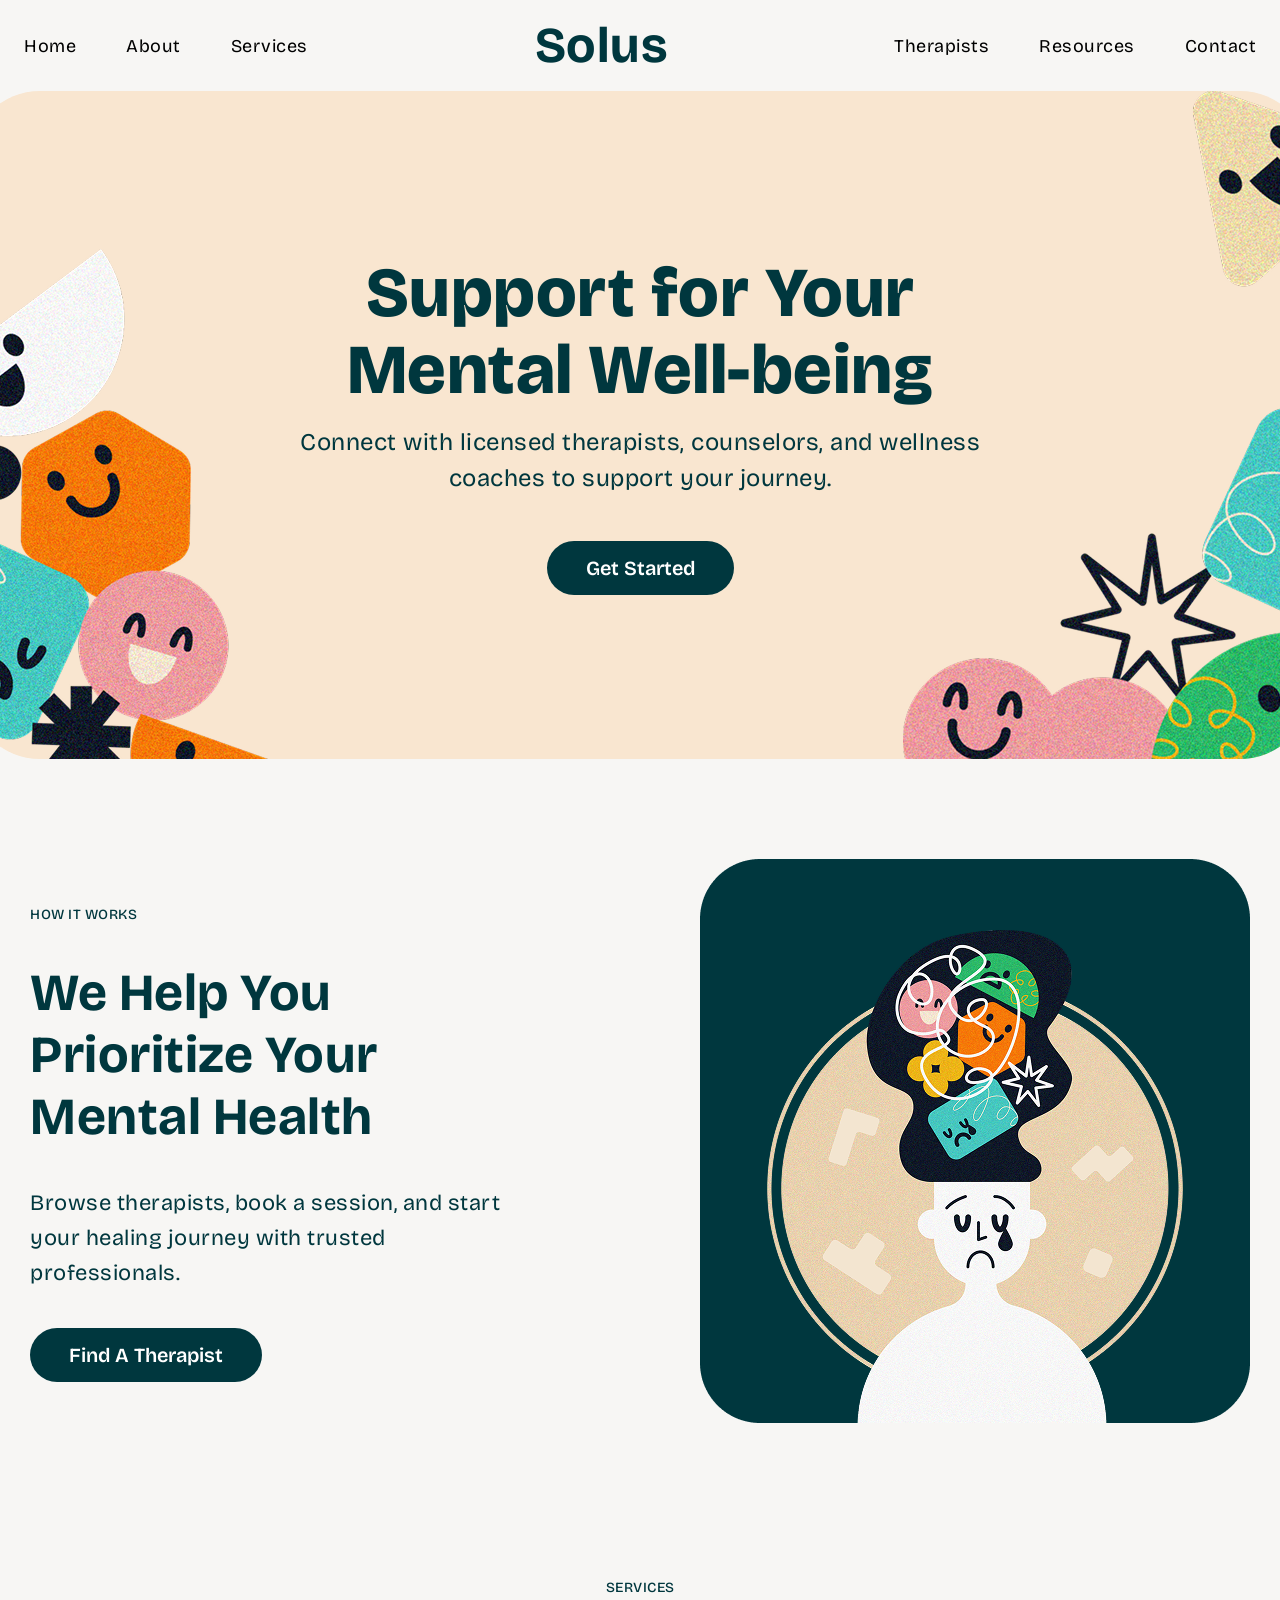
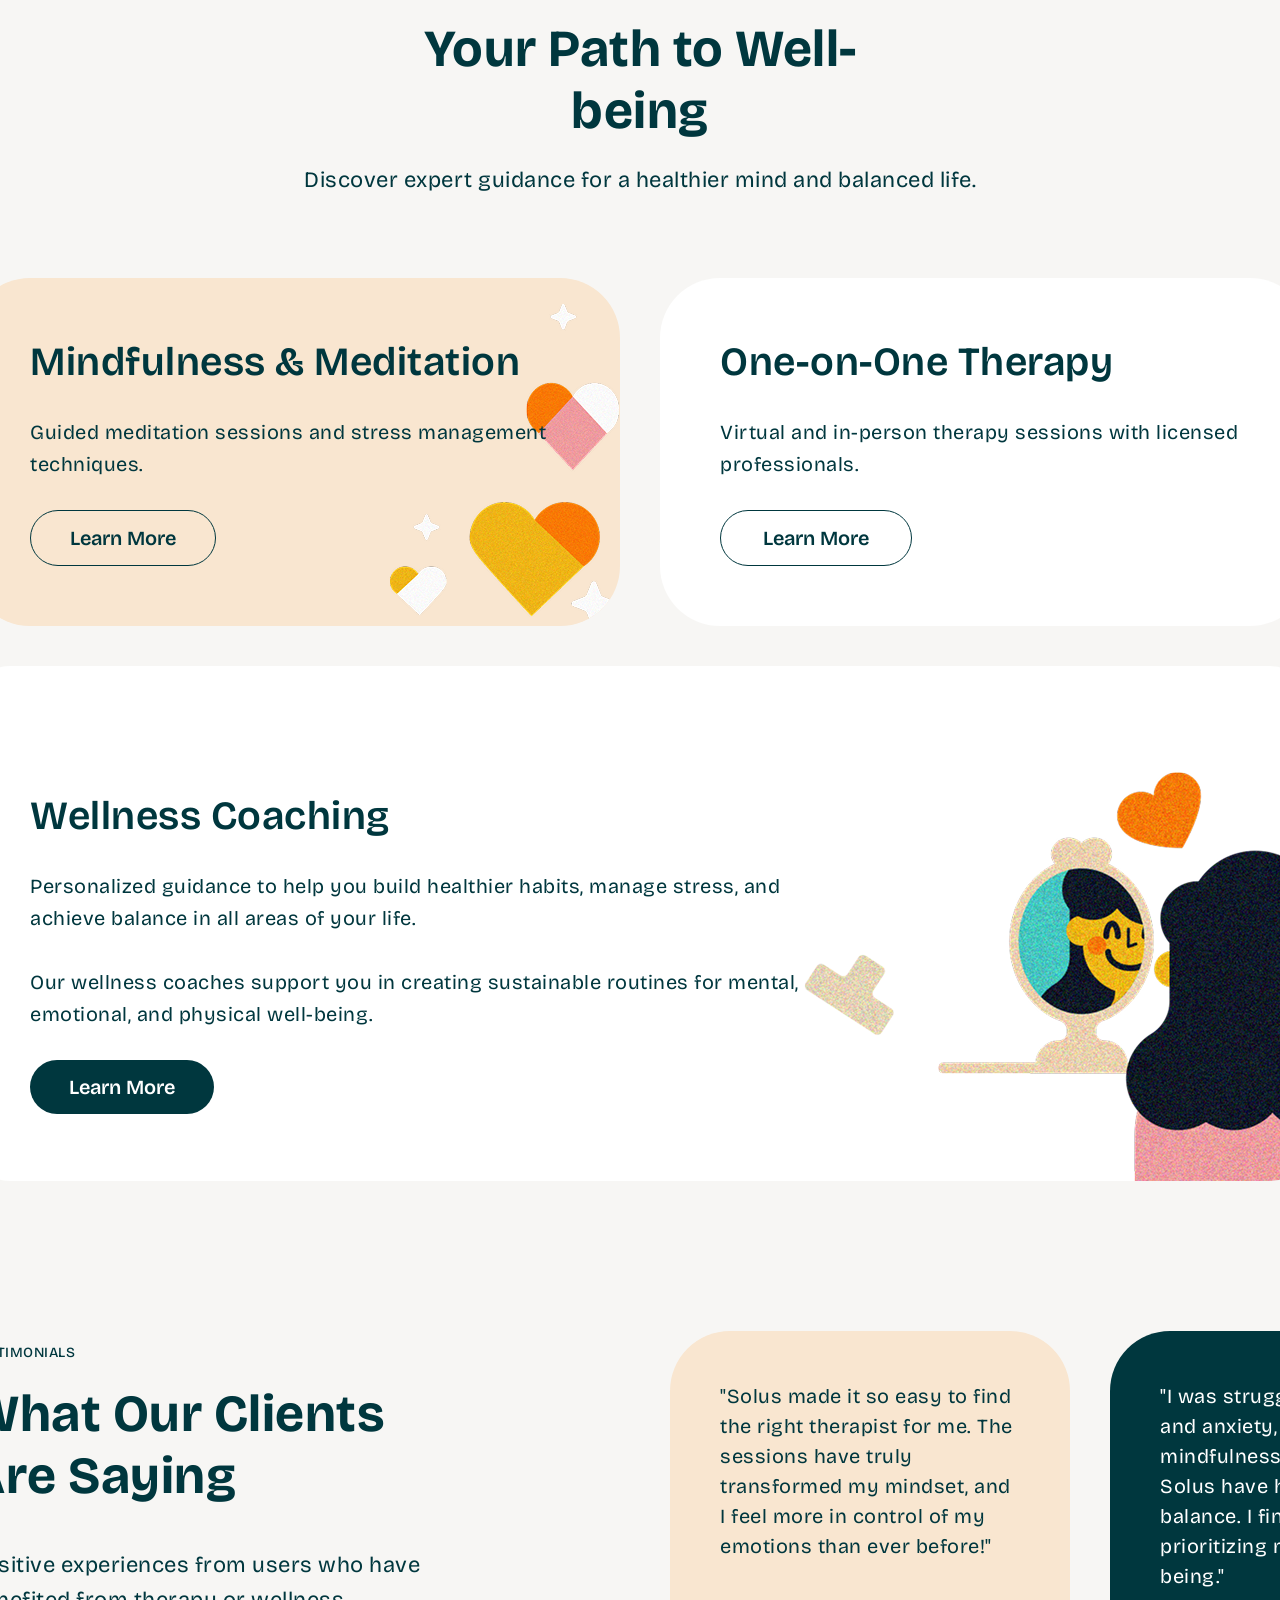
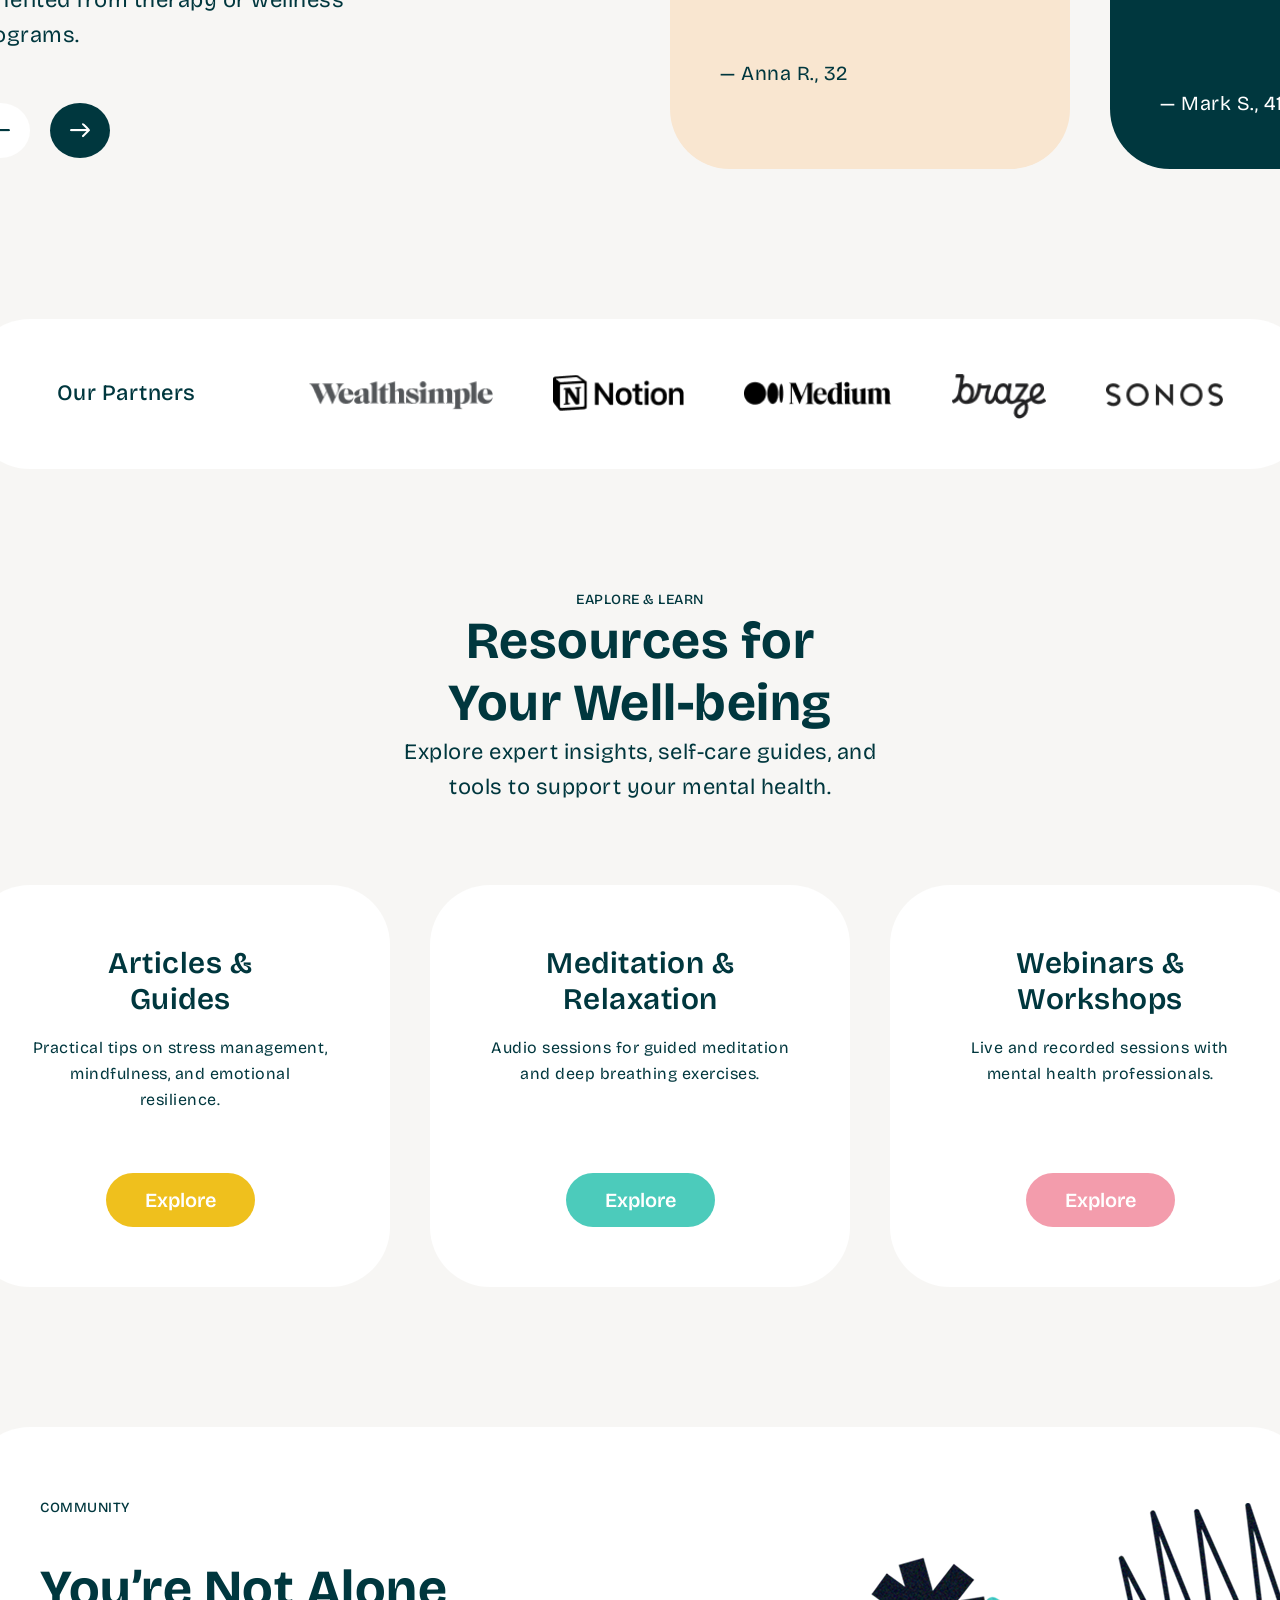
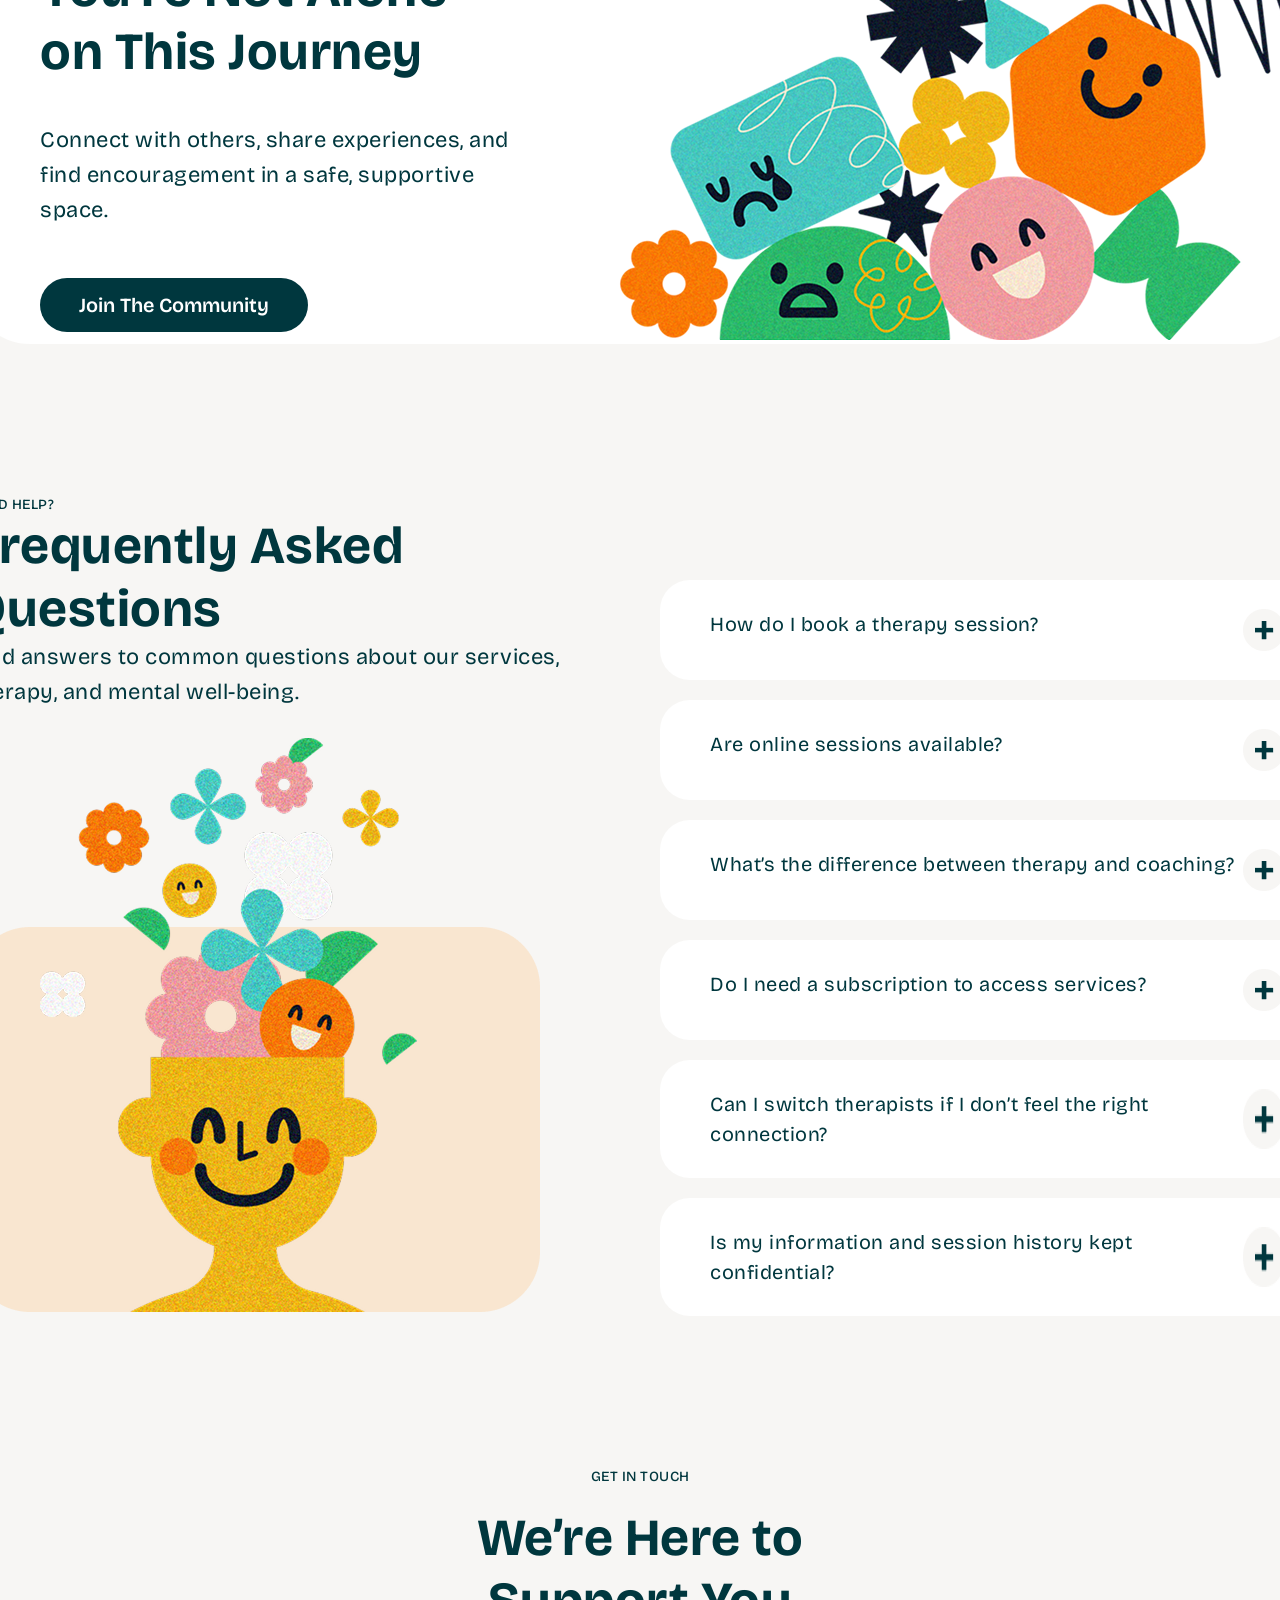
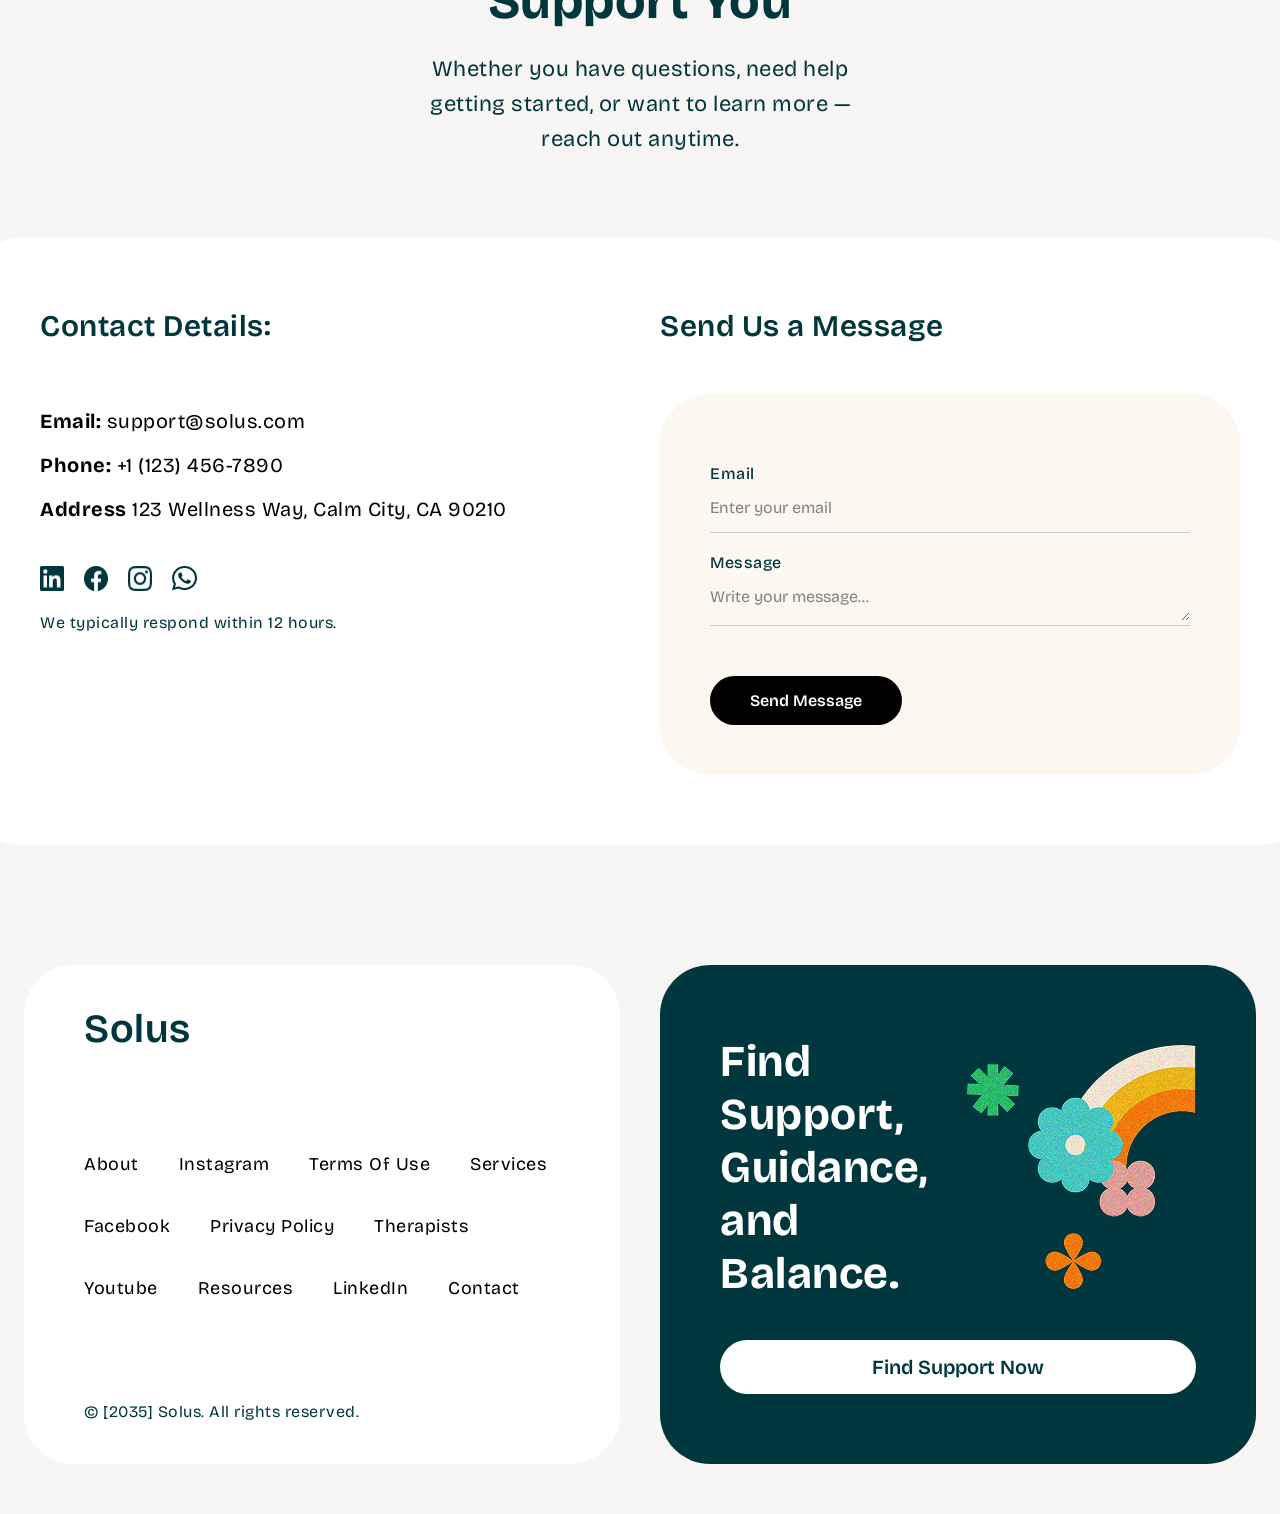
<file: task1/index.html>
<!DOCTYPE html>
<html lang="en">

<head>
    <meta charset="UTF-8">
    <meta name="viewport" content="width=device-width, initial-scale=1.0">
    <title>Solus-Custom CSS</title>
    <link rel="stylesheet" href="styles.css">
    <link rel="stylesheet" href="res-style.css">
</head>

<body>

    <div class="container">
<!-- navbar -->

    <nav class="navbar">
        <div class="nav_left">
            <a href="#home">Home</a>
            <a href="#about">About</a>
            <a href="#services">Services</a>
        </div>

        <div class="nav_center">
            Solus
        </div>

        <div class="nav_right">
            <a href="#therapists">Therapists</a>
            <a href="#resources">Resources</a>
            <a href="#contact">Contact</a>
        </div>
    </nav>

    <main>
        <!-- herosection -->


        <section class="hero_section">
            <img src="images/hero_1.png" alt="illustration of a person sitting on a couch with a therapist"
                class="hero_left_img">
            <div class="hero_content">
                <h1 class="hero_heading">Support for Your Mental Well-being</h1>
                <p class="hero_p">Connect with licensed therapists, counselors, and wellness coaches to support
                    your journey.</p>
                <button class="hero_button">Get Started</button>
            </div>
            <img src="images/hero_2.png" alt="illustration of a person sitting on a couch with a therapist"
                class="hero_right_img">
        </section>


        <!-- about  -->

        <section class="about" id="about">
            <div class="about_content">
                <p class="small_heading">HOW IT WORKS</p>
                <h2>We Help You Prioritize Your Mental Health</h2>
                <p class="about_p">Browse therapists, book a session, and start your healing journey with trusted
                    professionals.</p>
                <button>Find A Therapist</button>
            </div>
            <div class="about_img">
                <img src="images/about_1.png" alt="crying person illustration">
            </div>
        </section>


        <!-- services -->


        <section class="services" id="services">
            <div class="services_heading">
                <p class="small_heading">SERVICES</p>
                <h2>Your Path to Well-being</h2>
                <p class="services_p service_pad">Discover expert guidance for a healthier mind and balanced life.</p>
            </div>

            <div class="services_process">
                <div class="services_left">
                    <div class="services_left_content">
                        <h3>Mindfulness & Meditation</h3>
                        <p>Guided meditation sessions and stress management techniques.</p>
                        <button class="button_white">Learn More</button>
                    </div>
                    <img src="images/services_1.png" alt="heart and brain illustration">
                </div>

                <div class="services_right">
                    <h3>One-on-One Therapy</h3>
                    <p class="services_p">Virtual and in-person therapy sessions with licensed <br>professionals.
                    </p>
                    <button class="button_white service_right_button">Learn More</button>
                </div>
            </div>

            <div class="services_bottom">
                <div class="services_bottom_content">
                    <h3>Wellness Coaching</h3>
                    <p>Personalized guidance to help you build healthier habits, manage stress, and achieve balance in
                        all areas of your life. <br> <br>Our wellness coaches support you in creating sustainable
                        routines for mental, emotional, and physical well-being.</p>
                    <button>Learn More</button>
                </div>
                <img src="images/services_2.png" alt="happy person illustration">
            </div>
        </section>


        <!-- testimonials -->

        <section class="testimonials">
            <div class="testimonials_content">
                <p class="small_heading">TESTIMONIALS</p>
                <h2>What Our Clients Are Saying</h2>
                <p class="services_p">Positive experiences from users who have benefited from therapy or wellness
                    programs.</p>
                <div class="arrow_btn">
                    <img src="images/testinomials_arrow_1.png" alt="arrow left" class="arrow_left">
                    <img src="images/testinomials_arrow_2.png" alt="arrow right" class="arrow_right">
                </div>
            </div>
            <div class="testimonials_card">
                <div class="anna">
                    <p>"Solus made it so easy to find the right therapist for me. The sessions have truly transformed my
                        mindset, and I feel more in control of my emotions than ever before!"</p><br><br><br>
                    <span>— Anna R., 32</span>
                </div>
                <div class="mark">
                    <p>"I was struggling with stress and anxiety, but the mindfulness programs on Solus have helped me
                        regain balance. I finally feel like I'm prioritizing my mental well-being."</p><br><br><br>
                    <span>— Mark S., 41</span>
                </div>
            </div>
        </section>

        <!-- partners -->

        <section class="partners">
            <div class="partner_heading">
                <p>Our Partners</p>
            </div>
            <div class="partners_img">
                <img src="images/partner_1.png" alt="wealthsimple logo">
                <img src="images/partner_2.png" alt="notion logo">
                <img src="images/partner_3.png" alt="medium logo">
                <img src="images/partner_4.png" alt="braze logo">
                <img src="images/partner_5.png" alt="sonos logo">
            </div>
        </section>


        <!-- explore & learn -->

        <section class="exploreandlearn">
            <div class="exploreandlearn_top">
            <p class="small_heading">EAPLORE & LEARN</p>
            <h2>Resources for Your Well-being</h2>
            <p class="services_p">Explore expert insights, self-care guides, and tools to support your mental health.
            </p>
            </div>
            <div class="explore_card">
                <div class="learn_card">
                    <h4>Articles & Guides</h4>
                    <p>Practical tips on stress management, mindfulness, and emotional resilience.</p>
                    <button class="learn_btn_one">Explore</button>
                </div>
                <div class="learn_card">
                    <h4>Meditation & Relaxation</h4>
                    <p>Audio sessions for guided meditation and deep breathing exercises.</p>
                    <button class="learn_btn_two">Explore</button>
                </div>
                <div class="learn_card">
                    <h4>Webinars & Workshops</h4>
                    <p>Live and recorded sessions with mental health professionals.</p>
                    <button class="learn_btn_three">Explore</button>
                </div>

            </div>
        </section>

        <!-- community -->

        <section class="community">
            <div class="community_content">
                <p class="small_heading">COMMUNITY</p>
                <h2>You’re Not Alone on This Journey</h2>
                <p class="services_p community_p">Connect with others, share experiences, and find encouragement in a
                    safe, supportive space.</p>
                <button>Join The Community</button>
            </div>
            <div class="community_img">
                <img src="images/community_1.png" alt="shapes">
            </div>
        </section>


        <!-- need help -->

        <section class="needhelp">
            <div class="needhelp_left">
                <p class="small_heading">NEED HELP?</p>
                <h2>Frequently Asked Questions</h2>
                <p class="services_p">
                    Find answers to common questions about our services, therapy, and mental well-being.
                </p>
                <img src="images/needhelp_1.png" alt="happy person with flowers">
            </div>
            <div class="needhelp_right">
                <div class="needhelp_right_content">
                    <p>How do I book a therapy session?</p>
                    <img src="images/needhelp_arrow.png" alt="plus Sign">
                </div>
                <div class="needhelp_right_content">
                    <p>Are online sessions available?</p>
                    <img src="images/needhelp_arrow.png" alt="plus Sign">
                </div>
                <div class="needhelp_right_content">
                    <p>What’s the difference between therapy and coaching?</p>
                    <img src="images/needhelp_arrow.png" alt="plus Sign">
                </div>
                <div class="needhelp_right_content">
                    <p>Do I need a subscription to access services?</p>
                    <img src="images/needhelp_arrow.png" alt="plus Sign">
                </div>
                <div class="needhelp_right_content">
                    <p>Can I switch therapists if I don’t feel the right connection?</p>
                    <img src="images/needhelp_arrow.png" alt="plus Sign">
                </div>
                <div class="needhelp_right_content">
                    <p>Is my information and session history kept confidential?</p>
                    <img src="images/needhelp_arrow.png" alt="plus Sign">
                </div>
            </div>
        </section>

        <!-- get in touch -->

        <section class="getintouch">
            <div class="getintouch_top">
                <p class="small_heading">GET IN TOUCH</p>
                <h2>We’re Here to Support You</h2>
                <p class="services_p getintouch_p">Whether you have questions, need help getting started, or want to
                    learn more — reach out anytime.</p>
            </div>
            <div class="getintouch_bottom">
                <div class="contact">
                    <div class="contact_top">
                        <h4>Contact Details:</h4>
                        <a href="#" class="contact_p">Email: <span>support@solus.com</span></a>
                        <a href="#" class="contact_p">Phone: <span>+1 (123) 456-7890</span></a>
                        <a href="#" class="contact_p"> Address <span>123 Wellness Way, Calm City, CA 90210</span></a>
                        <div class="icons">
                            <img src="images/getintouch_linkedin.png" alt="linkedin">
                            <img src="images/getintouch_facebook.png" alt="facebook">
                            <img src="images/getintouch_insta.png" alt="instagram">
                            <img src="images/getintouch_whatsapp.png" alt="whatsapp">
                        </div>
                    </div>
                    <div class="contact_bottom">
                        <p>We typically respond within 12 hours.</p>
                    </div>
                </div>
                <div class="message">
                    <h4>Send Us a Message</h4>
                    <form class="message_card" method="POST">
                        <label for="email">Email</label>
                        <input type="email" id="email" name="email" placeholder="Enter your email" required>
                        <hr>
                        <label for="message">Message</label>
                        <textarea id="message" name="message" rows="1" placeholder="Write your message..."
                            required></textarea>
                        <hr>
                        <button type="submit" class="message_btn">
                            Send Message
                        </button>
                    </form>
                </div>
            </div>
        </section>

    </main>

    <!-- footer -->

    <footer class="footer">
        <div class="footer_left">
            <h3>Solus</h3>
            <div class="footer_links">
                <a href="#about">About</a>
                <a href="#insta">Instagram</a>
                <a href="#Terms">Terms Of Use</a>
                <a href="#services">Services</a>
                <a href="#facebook">Facebook</a>
                <a href="#privacy">Privacy Policy</a>
                <a href="#therapist">Therapists</a>
                <a href="#youtube">Youtube</a>
                <a href="#resources">Resources</a>
                <a href="#linkedin">LinkedIn</a>
                <a href="#contact">Contact</a>
            </div>
            <p>© [2035] Solus. All rights reserved.</p>
        </div>
        <div class="footer_right">
            <div class="footer_right_top">
                <h3>Find Support, Guidance, and Balance.</h3>
                <img src="images/footer_1.png" alt="flowers">
            </div>
            <button>Find Support Now</button>
        </div>
    </footer>

    </div>
</body>

</html>
</file>
<file: task1/styles.css>
@import url('https://fonts.googleapis.com/css2?family=Bricolage+Grotesque:opsz,wght@12..96,200..800&family=Funnel+Display:wght@300..800&family=Jost:ital,wght@0,100..900;1,100..900&family=SN+Pro:ital,wght@0,200..900;1,200..900&display=swap');

* {
    margin: 0;
    padding: 0;
    box-sizing: border-box;
    font-family: 'Bricolage Grotesque', sans-serif;
    scroll-behavior: smooth;
}

body {
    background-color: rgba(247, 246, 244, 1);
}


h1,
h2,
h3,
h4,
p {
    overflow-wrap: anywhere;
}

h1 {
    line-height: 1.1;
}

h2 {
    line-height: 1.2;
    width: 440px;
}

p {
    line-height: 1.5;
}

.container {
    display: flex;
    flex-direction: column;
    align-items: center;
    max-width: 1440px;
    width: 100%;
    padding: 0 24px 50px;
    margin: auto;
    color: rgba(0, 55, 62, 1);
    letter-spacing: 0.5px;
}

a {
    text-decoration: none;
    color: black;
    font-size: 1.125rem;
}

.nav_center {
    font-weight: bold;
    padding: 15px 0;
    font-size: 50px;
    min-height: 75px;
}

.navbar {
    display: flex;
    justify-content: space-between;
    align-items: center;
    width: 100%;
}

.nav_left,
.nav_right {
    display: flex;
    gap: 50px;
}

.hero_section {
    display: flex;
    justify-content: center;
    align-items: center;
    text-align: center;
    height: 668px;
    border-radius: 70px;
    background-color: rgba(249, 230, 208, 1);
    overflow: hidden;
    position: relative;
}

.hero_left_img {
    position: absolute;
    left: 0;
    bottom: 0;
}

.hero_right_img {
    position: absolute;
    right: 0;
    bottom: 0;
}

.hero_heading {
    font-weight: 800;
    font-size: 4.375rem;
}

.hero_content {
    display: flex;
    flex-direction: column;
    align-items: center;
    justify-content: center;
    width: 100%;
    max-width: 720px;
}

.hero_p {
    font-size: 1.5rem;
    padding: 15px 0 45px;
}

button {
    padding: 15px 39px;
    font-size: 1.25rem;
    font-weight: 600;
    color: white;
    background-color: rgba(0, 55, 62, 1);
    border: none;
    border-radius: 30px;
    cursor: pointer;
}

.small_heading {
    font-size: 0.875rem;
    font-weight: 500;
}

h2 {
    font-size: 3.25rem;
    font-weight: 700;
    max-width: 100%;
}




.about_content h2 {
    padding: 37px 0;
}

.about {
    display: flex;
    justify-content: space-between;
    align-items: center;
    margin-top: 100px;
    gap: 60px;
    padding: 0 60px;
}

.about_p {
    font-size: 1.375rem;
    line-height: 1.6;
    padding-bottom: 37px;
    max-width: 476px;
}



.services_heading {
    text-align: center;
    display: flex;
    flex-direction: column;
    align-items: center;
}

.services {
    padding-top: 150px;
}

.services_p {
    font-size: 1.375rem;
    line-height: 1.6;
    max-width: 720px;
}

.services_heading h2 {
    padding: 20px 0;
}

.service_pad {
    padding-bottom: 80px;
    max-width: 720px;
}

.services_process {
    display: flex;
    gap: 40px;
}

.services_left {
    display: flex;
    align-items: center;
    justify-content: space-between;
    background-color: rgba(249, 230, 208, 1);
    border-radius: 60px;
    position: relative;
    padding: 60px;
    overflow: hidden;
    width: 100%;
}

.services_left_content {
    position: relative;
    z-index: 2;
}

.services_left img {
    position: absolute;
    right: 0;
    bottom: 0;
}

.services_right {
    background-color: white;
    border-radius: 60px;
    width: 100%;
    display: flex;
    flex-direction: column;
    justify-content: center;
    padding: 60px;
}

h3 {
    font-size: 2.5rem;
    font-weight: 600;
}

.services_process p,
.services_bottom_content p {
    font-size: 1.25rem;
    line-height: 1.6;
    padding: 30px 0;
}

.button_white {
    color: rgba(0, 55, 62, 1);
    border: 1px solid rgba(0, 55, 62, 1);
    padding: 15px 39px;
    font-size: 1.25rem;
    background-color: inherit;
    border-radius: 30px;
    cursor: pointer;
}


.services_bottom {
    display: flex;
    align-items: center;
    justify-content: space-between;
    background-color: white;
    margin-top: 40px;
    border-radius: 40px;
    padding: 60px 0 0 60px;
    overflow: hidden;
}

.service_right_button {
    width: 192px;
}



.partners {
    display: flex;
    align-items: center;
    background-color: white;
    border-radius: 60px;
    padding: 50px 30px;
    justify-content: space-around;
}

.partners_img {
    display: flex;
    gap: 60px;
}

.partners img {
    height: 50px;
}

.partners p {
    font-size: 1.375rem;
    font-weight: 500;
}



.testimonials h2 {
    padding: 20px 0 40px 0;
}

.testimonials_content p {
    max-width: 476px;
}

.arrow_left {
    background-color: white;
    border-radius: 50%;
    padding: 20px;
}

.arrow_right {
    background-color: rgba(0, 55, 62, 1);
    border-radius: 50%;
    padding: 20px;
}

.arrow_btn {
    display: flex;
    gap: 20px;
    margin-top: 50px;
}
.testimonials {
    display: flex;
    align-items: center;
    justify-content: space-between;
    gap: 60px;
    padding: 150px 0;
}

.testimonials_content {
    flex: 1;
}

.testimonials_card {
    flex: 1;
    display: flex;
    gap: 40px;
    overflow-x: auto;
}

.anna,
.mark {
    border-radius: 60px;
    padding: 50px;
    font-size: 1.25rem;
    line-height: 1.6;
    min-width: 400px;
}

.anna {
    background-color: rgba(249, 230, 208, 1);
}

.mark {
    background-color: rgba(0, 55, 62, 1);
    color: white;
}




.exploreandlearn {
    padding: 120px 0 140px;
    text-align: center;
}

.exploreandlearn_top {
    display: flex;
    flex-direction: column;
    align-items: center;
}

.exploreandlearn_top p {
    max-width: 476px;
}

.explore_card {
    margin-top: 80px;
    display: grid;
    grid-template-columns: repeat(3, 1fr);
    gap: 40px;
}

.learn_card {
    background-color: white;
    padding: 60px;
    border-radius: 60px;
    display: flex;
    flex-direction: column;
    justify-content: center;
    align-items: center;
}

.learn_card p {
    padding-top: 18px;
    line-height: 1.6;
    flex-grow: 1;
}

h4 {
    font-size: 1.875rem;
    font-weight: 600;
}
.learn_card h4 {
    max-width: 250px;
}
.learn_card button {
    margin-top: 60px;
}

.learn_card p {
    padding-top: 18px;
    line-height: 26px;
}

.learn_btn_one {
    background-color: rgba(239, 192, 29, 1);
}

.learn_btn_two {
    background-color: rgba(76, 203, 187, 1);
}

.learn_btn_three {
    background-color: rgba(243, 156, 172, 1);
}




.community {
    display: flex;
    background-color: white;
    border-radius: 60px;
    padding: 70px 0 0 70px;
    overflow: hidden;
    justify-content: space-between;
}

.community h2 {
    padding: 40px 0;
}

.community_p {
    padding-bottom: 50px;
    max-width: 476px;
}

.needhelp {
    padding-top: 150px;
    display: flex;
    gap: 40px;
    align-items: end;
}

.needhelp_left,
.needhelp_right {
    width: 50%;
}

.needhelp_right_content {
    display: flex;
    justify-content: space-between;
    padding: 29px 25px 29px 50px;
    font-size: 1.25rem;
    background-color: white;
    border-radius: 30px;
    margin-top: 20px;
}



.getintouch {
    padding: 150px 0 120px;
}
.getintouch h2 {
    padding: 20px 0;
}

.contact_top {
    display: flex;
    flex-direction: column;
}

.contact_p {
    font-weight: 700;
    font-size: 1.25rem;
    line-height: 34px;
    margin-top: 10px;
    cursor: pointer;
}

.contact_p span {
    font-weight: 400;
}

.contact h4 {
    padding-bottom: 50px;
}

.icons {
    display: flex;
    gap: 20px;
    margin-top: 40px;
}

.contact_bottom {
    padding: 20px 0;
}

.getintouch_bottom {
    display: flex;
    background-color: white;
    padding: 70px;
    border-radius: 50px;
    gap: 40px;
}

.getintouch_top {
    text-align: center;
    display: flex;
    flex-direction: column;
    align-items: center;
}

.getintouch_p {
    padding-bottom: 80px;
    max-width: 476px;
}

.message_card {
    background-color: rgba(253, 247, 241, 1);
    padding: 50px;
    border-radius: 50px;
    margin-top: 50px;
}
.message,
.contact {
    width: 100%;
}

.message_card label {
    display: block;
    font-weight: 500;
    margin-top: 20px;
}

.message_card input,
.message_card textarea {
    width: 100%;
    border: none;
    background: transparent;
    padding: 15px 0;
    font-size: 16px;
    outline: none;
}

.message_card input::placeholder,
.message_card textarea::placeholder {
    color: gray;
}

.message_card hr {
    border: none;
    border-bottom: 1px solid #ccc;
    margin: 0;
}

.message_btn {
    margin-top: 50px;
    padding: 15px 40px;
    background-color: black;
    color: white;
    border: none;
    border-radius: 30px;
    cursor: pointer;
    font-size: 16px;
    transition: 0.3s ease;
}

.message_btn:hover {
    background-color: #333;
}

.footer {
    display: flex;
    gap: 40px;
}

.footer_left,
.footer_right {
    flex: 1;
}

.footer_left {
    background-color: white;
    border-radius: 50px;
    padding: 40px 60px;
    display: flex;
    flex-direction: column;
    justify-content: space-between;
}

.footer_right {
    background-color: rgba(0, 55, 62, 1);
    border-radius: 50px;
    padding: 70px 60px;
    display: flex;
    flex-direction: column;
    justify-content: space-between;
}
.footer_right_top {
    display: flex;
    align-items: center;
    justify-content: space-between;
}

.footer_right_top h3 {
    color: white;
    font-size: 2.75rem;
    font-weight: 700;
}

.footer button {
    background-color: white;
    color: rgba(0, 55, 62, 1);
    margin-top: 40px;
}

.footer_links {
    display: flex;
    flex-wrap: wrap;
    gap: 40px;
}
</file>
<file: task1/res-style.css>
@media (max-width:768px) {

    h2,
    .about_p,
    .service_pad,
    .testimonials_content p,
    .getintouch_p,
    .hero_content {
        width: 100% !important;
        max-width: 100% !important;
    }

    .container {
        padding: 0 20px 30px 20px;
        width: 100%;
        overflow-x: hidden;
    }

    a {
        font-size: 18px;
    }

    .nav_center {
        font-size: 36px;
        padding: 15px 0;
    }

    .navbar {
        justify-content: center;
    }

    .nav_left,
    .nav_right {
        display: none;
    }

    .hero_section {
        height: auto;
        min-height: auto;
        padding: 80px 20px;
        justify-content: start;
        text-align: left;
        border-radius: 60px;
    }

    .hero_left_img {
        display: none;
    }

    .hero_content {
        align-items: start;
        justify-content: start;
        width: 100%;
        text-align: left;
    }

    .hero_heading {
        font-size: 36px;
        font-weight: 800;
        line-height: 1.1;
    }

    .hero_p {
        font-size: 18px;
        padding-top: 20px;
        padding-bottom: 20px;
        line-height: 1.2;
    }

    .hero_right_img {
        height: 384px;
        width: auto;
    }

    button {
        padding: 10px 30px;
        font-size: 18px;
        font-weight: 700;
    }

    .small_heading {
        font-size: 12px;
        font-weight: 500;
    }

    h2 {
        font-size: 30px;
        font-weight: 800;
        line-height: 1.1;
    }

    /* about */
    .about {
        box-shadow: 0 4px 8px 0 rgba(0, 0, 0, 0.2);
        padding: 40px;
        border-radius: 60px;
        margin-top: 80px;
        gap: 0;
    }

    .about_content h2 {
        padding: 20px 0;
    }

    .about_img {
        display: none;
    }

    .about_p {
        font-size: 18px;
        width: auto;
        line-height: 1.2;
        padding-bottom: 32px;
    }

    /* services */
    .services {
        padding-top: 80px;
    }

    .services_heading h2 {
        padding: 20px 0;
    }

    .services_p {
        font-size: 18px;
        line-height: 1.2;
    }

    .service_pad {
        width: 100%;
        padding-bottom: 40px;
    }

    .services_process {
        display: flex;
        flex-direction: column;
    }

    h3 {
        font-size: 30px;
        font-weight: 700;
    }

    .services_process p,
    .services_bottom_content p {
        font-size: 16px;
        line-height: 1.4;
        padding: 20px 0;
    }

    .services_left {
        padding: 40px;
        border-radius: 24px;
    }

    .services_right {
        padding: 40px;
        border-radius: 24px;
    }

    .services_bottom img {
        display: none;
    }

    .services_bottom {
        padding: 40px;
        border-radius: 24px;
        margin-top: 40px;
    }

    .button_white {
        padding: 10px 30px;
        font-size: 18px;
    }

    .services_left,
    .services_right,
    .services_bottom,
    .anna,
    .mark,
    .learn_card,
    .community,
    .needhelp_right_content,
    .getintouch_bottom,
    .footer_left,
    .footer_right {
        box-shadow: 0 4px 8px 0 rgba(0, 0, 0, 0.2);
    }

    /* testimonials */
    .testimonials {
        flex-direction: column;
        padding: 100px 0;
        gap: 40px;
    }

    .testimonials_card {
        flex-direction: column;
    }

    .testimonials_content h2 {
        width: 100%;
        padding: 20px 0;
    }

    .testimonials_content p {
        width: 100%;
        font-size: 18px;
    }

    .anna,
    .mark {
        font-size: 18px;
        line-height: 1.4;
        min-width: 100%;
        padding: 32px;
        border-radius: 40px;
    }

    .arrow_btn {
        margin-top: 32px;
    }

    /* partners */
    .partners p {
        font-size: 20px;
        font-weight: 700;
    }

    .partners {
        flex-direction: column;
        gap: 40px;
        padding: 40px;
        border-radius: 40px;
    }

    .partners_img {
        flex-wrap: wrap;
        justify-content: center;
        gap: 32px;
    }

    .partners img {
        height: 40px;
        width: auto;
    }

    /* explore & learn */
    .exploreandlearn {
        padding: 80px 0;
    }

    .exploreandlearn_top {
        text-align: center;
    }

    .exploreandlearn_top h2 {
        padding: 20px 0;
    }

    .explore_card {
        grid-template-columns: 1fr;
        grid-template-rows: auto;
        margin-top: 48px;
        gap: 32px;
    }

    .exploreandlearn_top h2,
    .exploreandlearn_top p {
        width: 100%;
        max-width: 100%;
    }

    .learn_card {
        width: 100%;
        padding: 40px;
        border-radius: 40px;
    }

    h4 {
        font-size: 24px;
        font-weight: 700;
    }

    .learn_card p {
        font-size: 18px;
        line-height: 1.6;
    }

    .learn_card button {
        margin-top: 40px;
        width: 100%;
        padding: 16px 40px;
    }

    /* community */
    .community_img {
        display: none;
    }

    .community {
        padding: 40px;
        border-radius: 40px;
        text-align: center;
    }

    .community_content {
        text-align: center;
    }

    .community h2 {
        padding: 20px 0;
    }

    .community_p {
        padding-bottom: 40px;
    }

    /* need help - FAQ */
    .needhelp {
        flex-direction: column;
        padding-top: 80px;
    }

    .needhelp_left,
    .needhelp_right {
        width: 100%;
    }

    .needhelp_left {
        text-align: center;
    }

    .needhelp_left h2 {
        padding: 20px 0;
    }

    .needhelp_left img {
        display: none;
    }

    .needhelp_right_content {
        font-size: 18px;
        line-height: 1.4;
        padding: 24px;
        border-radius: 30px;
    }

    /* get in touch */
    .getintouch {
        padding: 80px 0;
    }

    .getintouch_top {
        text-align: center;
    }

    .getintouch_top h2 {
        padding: 20px 0;
    }

    .getintouch_p {
        padding-bottom: 48px;
        max-width: 100%;
    }

    .contact_p,
    .message_card {
        font-size: 18px;
    }

    .getintouch_bottom {
        flex-direction: column;
        padding: 24px;
        border-radius: 40px;
    }

    .contact_bottom {
        font-size: 14px;
        padding-top: 40px;
    }

    .getintouch_top h2,
    .getintouch_p {
        width: 100%;
    }

    .contact h4,
    .message h4 {
        font-size: 24px;
    }

    /* footer */
    .footer {
        flex-direction: column;
    }

    .footer_left {
        padding: 40px;
        border-radius: 40px;
    }

    .footer_right {
        padding: 40px;
        border-radius: 40px;
    }

    .footer_links {
        padding: 40px 0;
        text-align: left;
        font-size: 18px;
        gap: 16px 32px;
    }

    .footer_left p {
        font-size: 14px;
    }

    .footer_right_top h3 {
        font-size: 24px;
    }

    .footer_right_top{
        flex-direction: column;
    }
    .footer_right_top img{
        display: none;
    }

    .footer button {
        width: 100%;
        padding: 16px 40px;
    }
}
</file>
